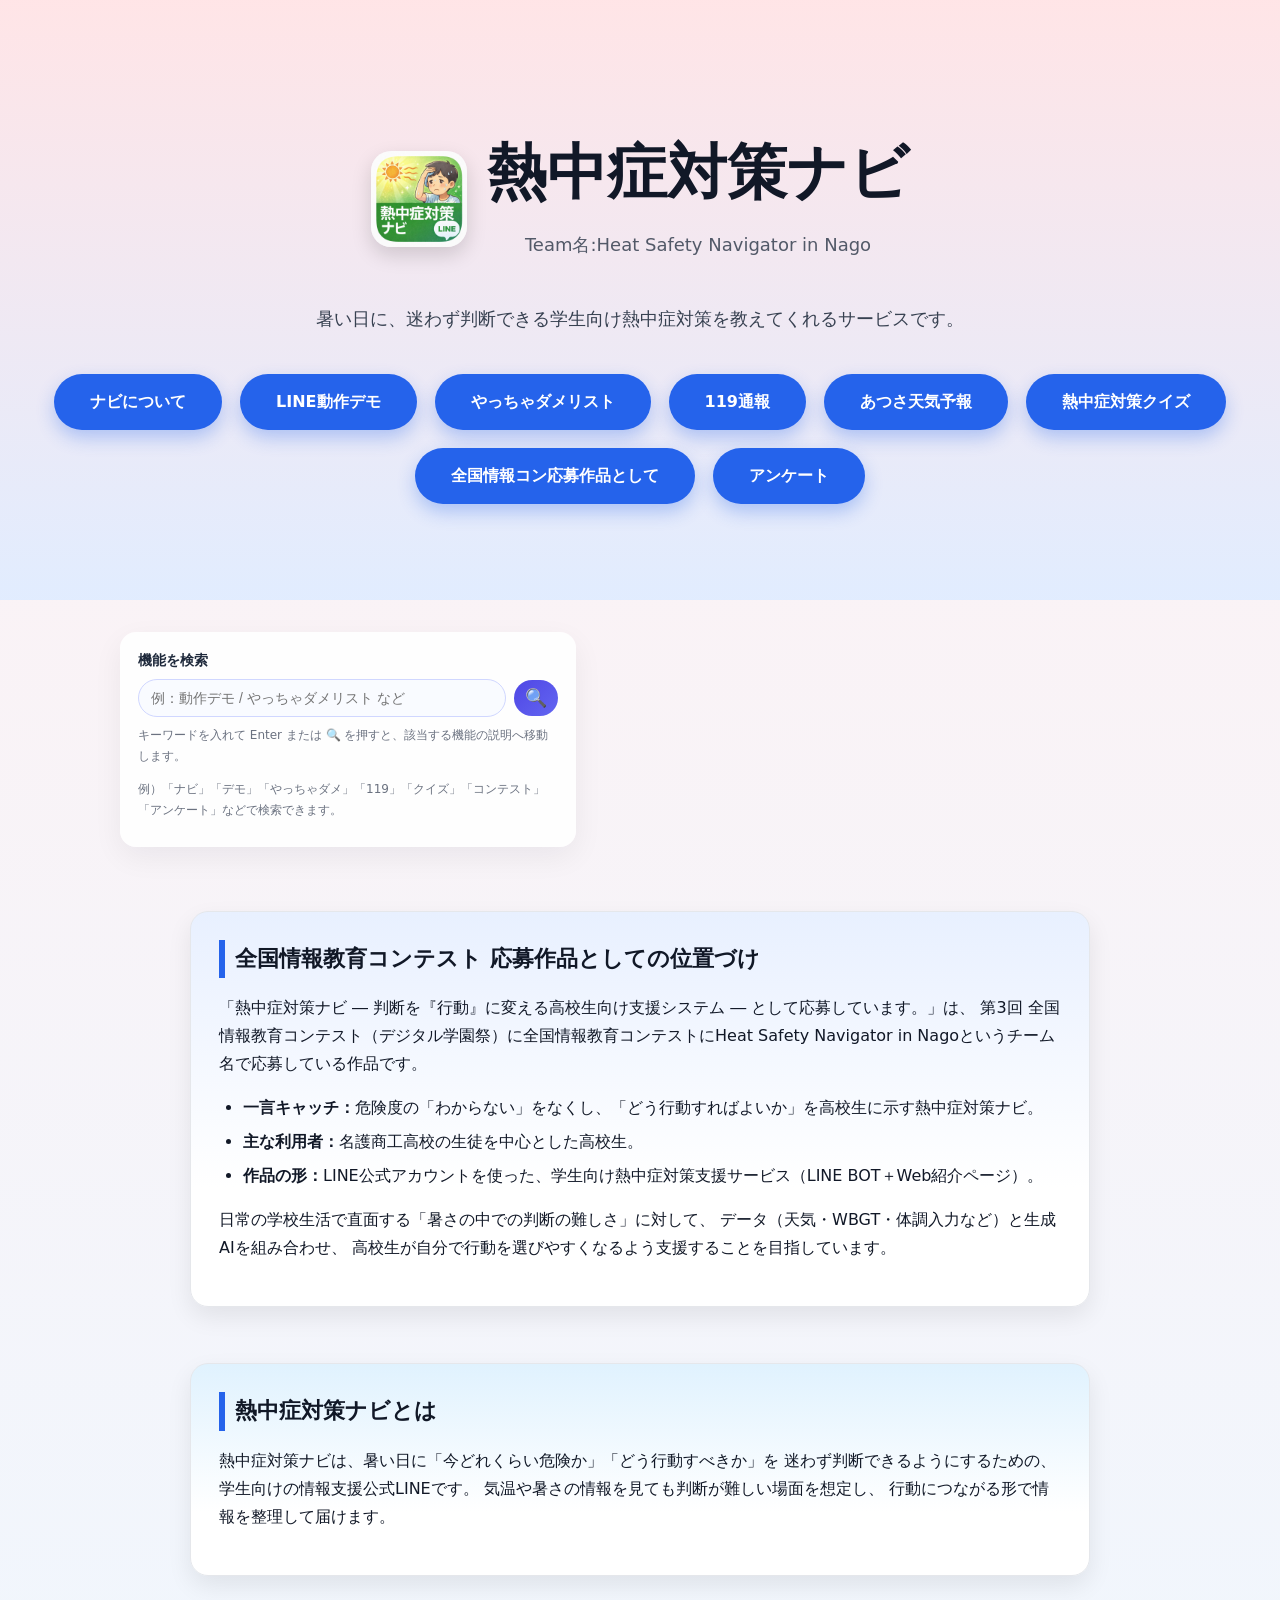
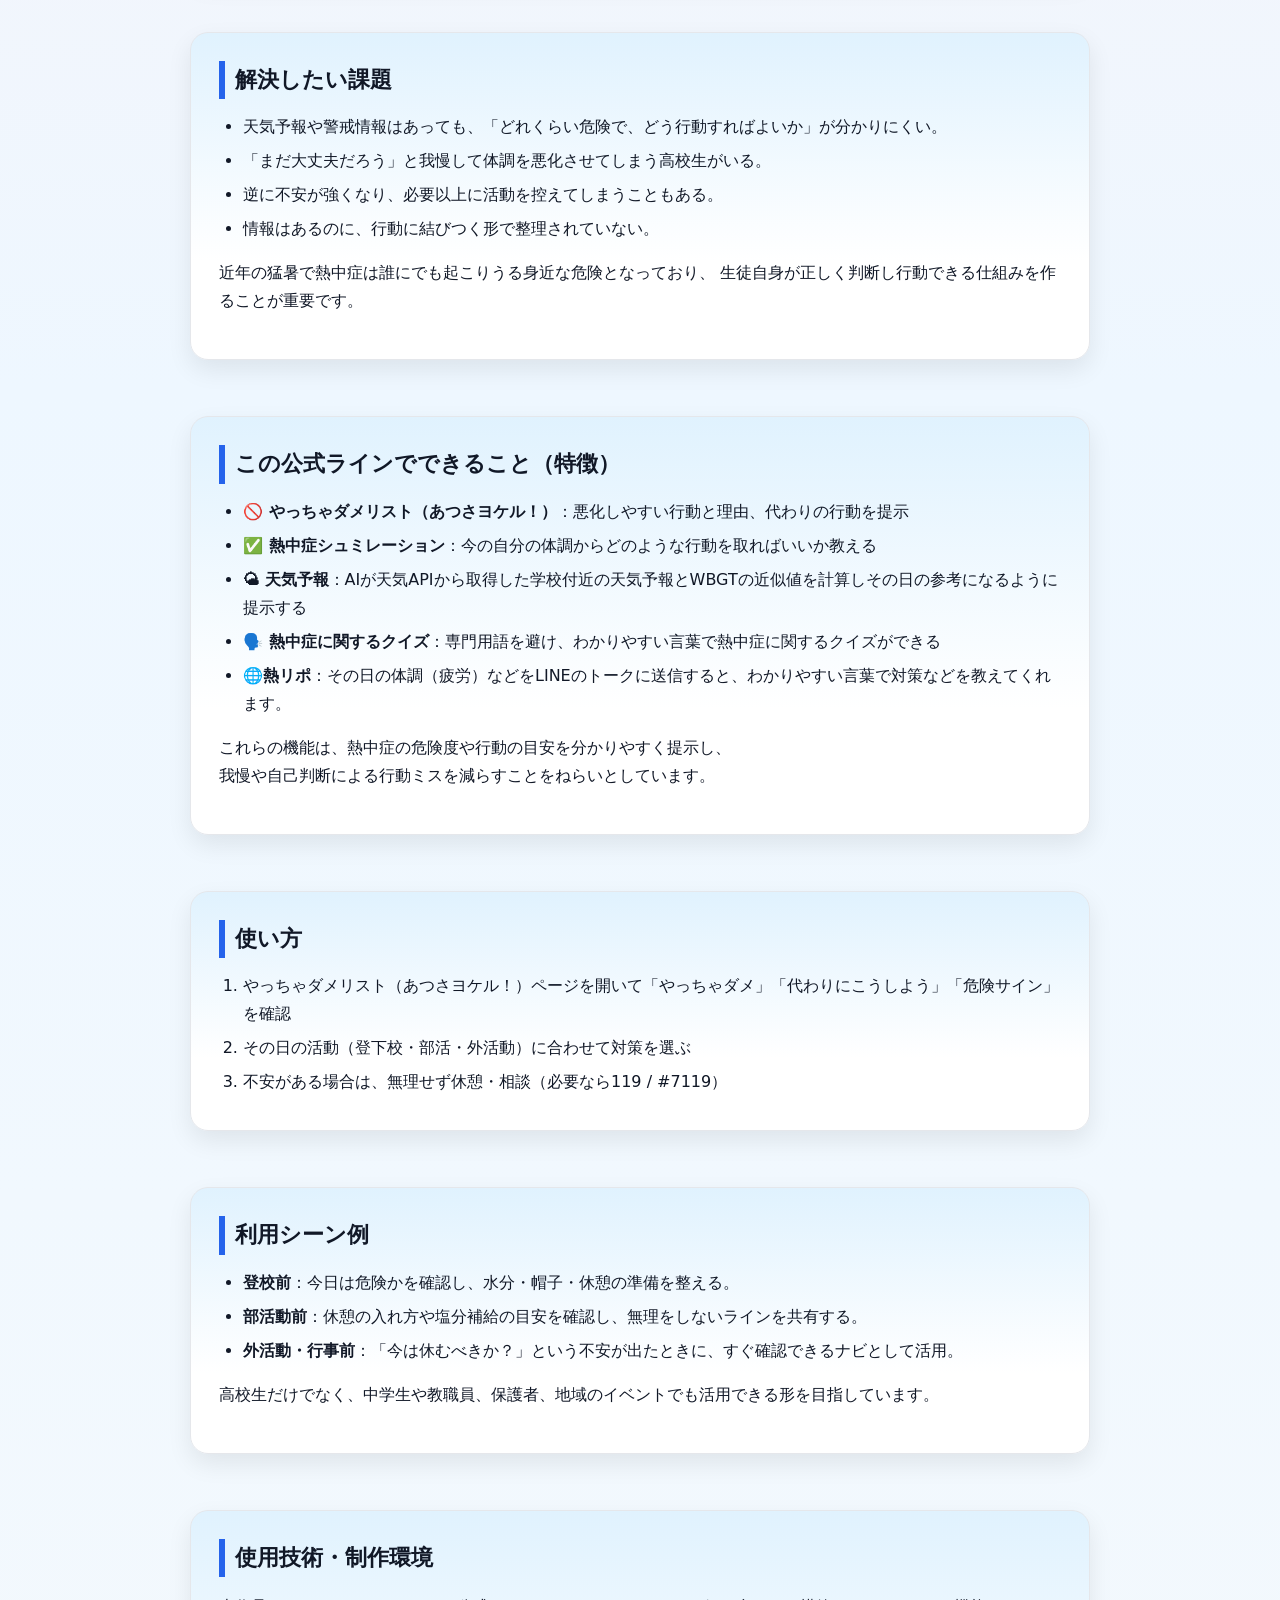
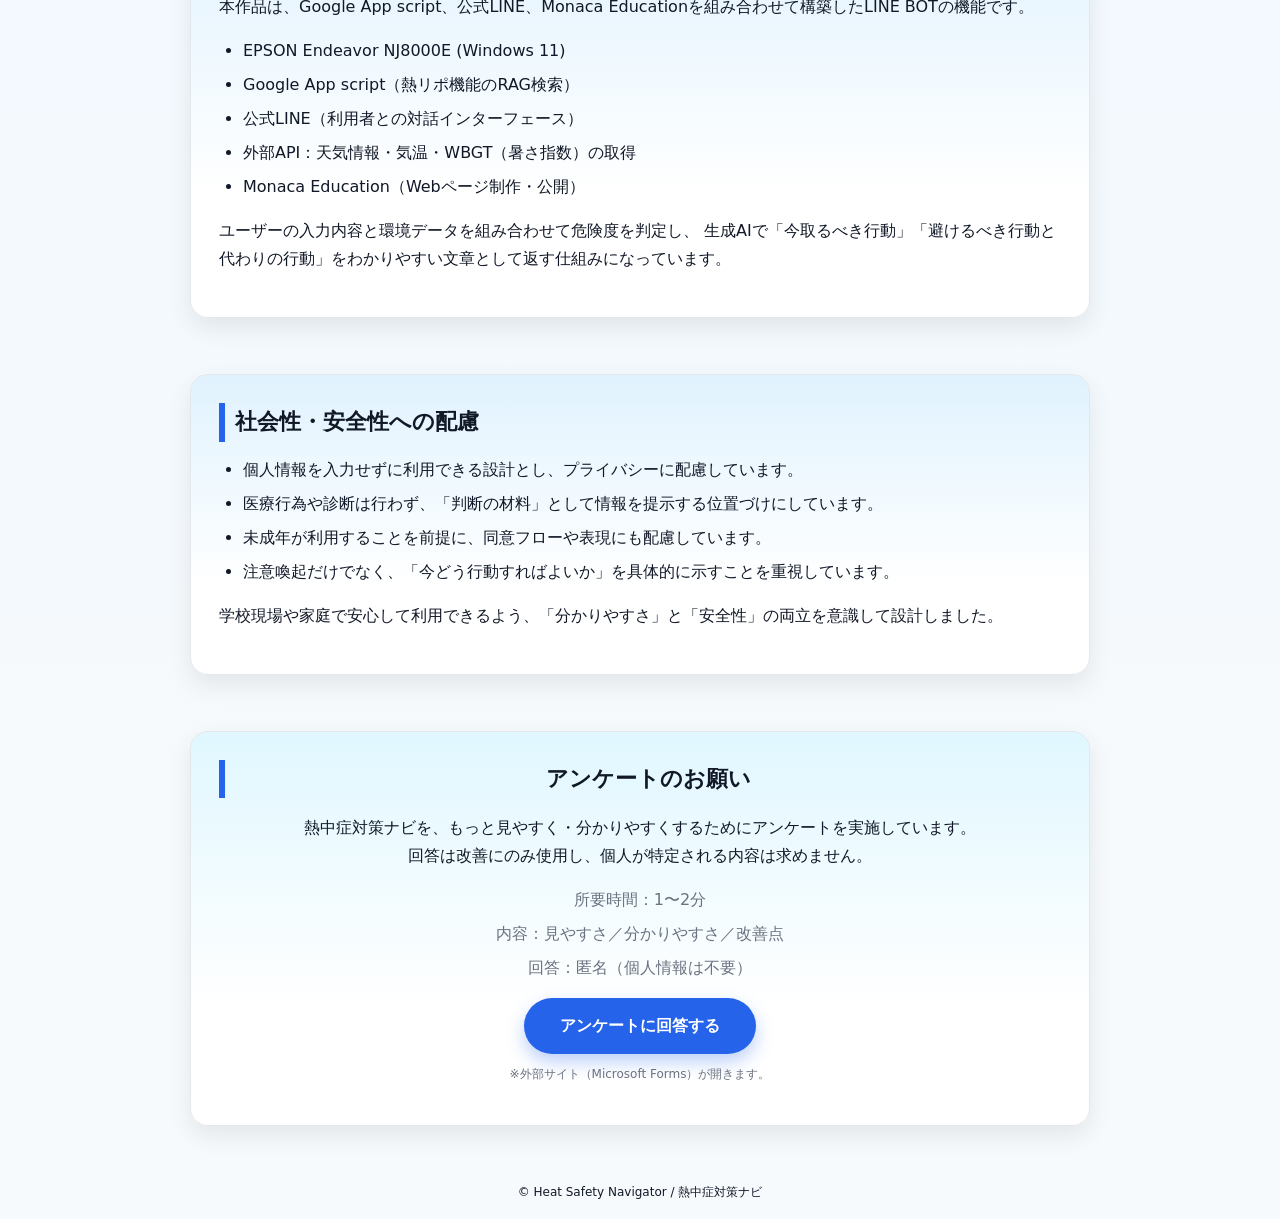
<file: index.html>
<!doctype html>
<html lang="ja">
<head>
  <meta charset="utf-8">
  <meta name="viewport" content="width=device-width, initial-scale=1">
  <title>熱中症対策ナビ</title>

  <!-- スタイル -->
  <link rel="stylesheet" href="style.css">

  <!-- ブラウザ用 favicon -->
  <link rel="icon" type="image/png" href="favicon-16.png" sizes="16x16">
  <link rel="icon" type="image/png" href="favicon-32.png" sizes="32x32">
  <link rel="icon" type="image/png" href="favicon-192.png" sizes="192x192">
  <!-- 互換用 -->
  <link rel="shortcut icon" type="image/png" href="favicon-32.png?v=1">

  <!-- iPhone ホーム追加用 -->
  <link rel="apple-touch-icon" href="apple-touch-icon-180.png" sizes="180x180">
</head>

<body>
<!-- ヒーロー -->
<header class="hero">
  <div class="title-row">
    <img
      src="taisaku.png"
      alt="熱中症対策ナビ アイコン"
      class="title-icon"
    />
    <div>
      <h1 class="main-title">熱中症対策ナビ</h1>
      <p class="main-subtitle-en">Team名:Heat Safety Navigator in Nago</p>
    </div>
  </div>

  <p class="main-subtitle">
    暑い日に、迷わず判断できる学生向け熱中症対策を教えてくれるサービスです。
  </p>

  <div class="hero-buttons" id="top-buttons">
    <a href="#overview" class="btn primary">ナビについて</a>
    <a href="demo.html" class="btn primary">LINE動作デモ</a>
    <a href="https://direct-preview-695a55d2e78885f605f99f30.monaca.education/#do"
       target="_blank"
       class="btn primary"
       rel="noopener noreferrer">
      やっちゃダメリスト
    </a>
    <a href="https://direct-preview-69686be5e788853347b4044d.monaca.education/"
       target="_blank"
       class="btn primary"
       rel="noopener noreferrer">
      119通報
    </a>
    <a href="https://direct-preview-696f30aae788859f27b4043c.monaca.education/"
       target="_blank"
       class="btn primary"
       rel="noopener noreferrer">
      あつさ天気予報
    </a>
    <a href="https://direct-preview-695fb519e78885a66275e8c2.monaca.education/"
       target="_blank"
       class="btn primary"
       rel="noopener noreferrer">
      熱中症対策クイズ
    </a>
    <a href="#contest" class="btn primary">全国情報コン応募作品として</a>
    <a href="#survey" class="btn primary">アンケート</a>
  </div>
</header>

<!-- 機能検索ボックス -->
<section class="feature-search-area">
  <div class="feature-search-inner">
    <label for="featureSearchInput" class="feature-search-label">
      機能を検索
    </label>
    <div class="feature-search-box">
      <input
        type="text"
        id="featureSearchInput"
        class="feature-search-input"
        placeholder="例：動作デモ / やっちゃダメリスト など"
      />
      <button type="button" id="featureSearchButton" class="feature-search-button">
        🔍
      </button>
    </div>
    <p class="feature-search-hint">
      キーワードを入れて Enter または 🔍 を押すと、該当する機能の説明へ移動します。
    </p>
    <p class="feature-search-message" id="featureSearchMessage"></p>
  </div>
</section>


  <!-- 全国情報コン向け紹介ブロック（追加①：上部） -->
  <section id="contest" class="section">
    <div class="card">
      <h2>全国情報教育コンテスト 応募作品としての位置づけ</h2>
      <p>
        「熱中症対策ナビ ― 判断を『行動』に変える高校生向け支援システム ―
        として応募しています。」は、
        第3回 全国情報教育コンテスト（デジタル学園祭）に全国情報教育コンテストにHeat Safety Navigator in Nagoというチーム名で応募している作品です。
      </p>
      <ul>
        <li><strong>一言キャッチ：</strong>危険度の「わからない」をなくし、「どう行動すればよいか」を高校生に示す熱中症対策ナビ。</li>
        <li><strong>主な利用者：</strong>名護商工高校の生徒を中心とした高校生。</li>
        <li><strong>作品の形：</strong>LINE公式アカウントを使った、学生向け熱中症対策支援サービス（LINE BOT＋Web紹介ページ）。</li>
      </ul>
      <p>
        日常の学校生活で直面する「暑さの中での判断の難しさ」に対して、
        データ（天気・WBGT・体調入力など）と生成AIを組み合わせ、
        高校生が自分で行動を選びやすくなるよう支援することを目指しています。
      </p>
    </div>
  </section>

  <!-- 概要 -->
  <section id="scenes" class="section">
    <div class="card">
      <h2>熱中症対策ナビとは</h2>
      <p>
        熱中症対策ナビは、暑い日に「今どれくらい危険か」「どう行動すべきか」を
        迷わず判断できるようにするための、学生向けの情報支援公式LINEです。
        気温や暑さの情報を見ても判断が難しい場面を想定し、
        行動につながる形で情報を整理して届けます。
      </p>
    </div>
  </section>

  <!-- 解決したい課題 -->
  <section id="scenes" class="section">
    <div class="card">
      <h2>解決したい課題</h2>
      <ul>
        <li>天気予報や警戒情報はあっても、「どれくらい危険で、どう行動すればよいか」が分かりにくい。</li>
        <li>「まだ大丈夫だろう」と我慢して体調を悪化させてしまう高校生がいる。</li>
        <li>逆に不安が強くなり、必要以上に活動を控えてしまうこともある。</li>
        <li>情報はあるのに、行動に結びつく形で整理されていない。</li>
      </ul>
      <p>
        近年の猛暑で熱中症は誰にでも起こりうる身近な危険となっており、
        生徒自身が正しく判断し行動できる仕組みを作ることが重要です。
      </p>
    </div>
  </section>

  <!-- できること -->
  <section id="scenes" class="section">
    <div class="card">
      <h2>この公式ラインでできること（特徴）</h2>
      <ul>
        <li><strong>🚫 やっちゃダメリスト（あつさヨケル！）</strong>：悪化しやすい行動と理由、代わりの行動を提示</li>
        <li><strong>✅ 熱中症シュミレーション</strong>：今の自分の体調からどのような行動を取ればいいか教える</li>
        <li><strong>🌤 天気予報</strong>：AIが天気APIから取得した学校付近の天気予報とWBGTの近似値を計算しその日の参考になるように提示する</li>
        <li><strong>🗣️ 熱中症に関するクイズ</strong>：専門用語を避け、わかりやすい言葉で熱中症に関するクイズができる</li>
        <li><strong>🌐熱リポ</strong>：その日の体調（疲労）などをLINEのトークに送信すると、わかりやすい言葉で対策などを教えてくれます。</li>
      </ul>
      <p>
        これらの機能は、熱中症の危険度や行動の目安を分かりやすく提示し、<br>
        我慢や自己判断による行動ミスを減らすことをねらいとしています。
      </p>
    </div>
  </section>

  <!-- 使い方 -->
  <section id="scenes" class="section">
    <div class="card">
      <h2>使い方</h2>
      <ol>
        <li>やっちゃダメリスト（あつさヨケル！）ページを開いて「やっちゃダメ」「代わりにこうしよう」「危険サイン」を確認</li>
        <li>その日の活動（登下校・部活・外活動）に合わせて対策を選ぶ</li>
        <li>不安がある場合は、無理せず休憩・相談（必要なら119 / #7119）</li>
      </ol>
    </div>
  </section>

  <!-- 利用シーン -->
  <section id="scenes" class="section">
    <div class="card">
      <h2>利用シーン例</h2>
      <ul>
        <li><strong>登校前</strong>：今日は危険かを確認し、水分・帽子・休憩の準備を整える。</li>
        <li><strong>部活動前</strong>：休憩の入れ方や塩分補給の目安を確認し、無理をしないラインを共有する。</li>
        <li><strong>外活動・行事前</strong>：「今は休むべきか？」という不安が出たときに、すぐ確認できるナビとして活用。</li>
      </ul>
      <p>
        高校生だけでなく、中学生や教職員、保護者、地域のイベントでも活用できる形を目指しています。
      </p>
    </div>
  </section>

  <!-- 使用技術・制作環境 -->
  <section id="scenes" class="section">
    <div class="card">
      <h2>使用技術・制作環境</h2>
      <p>
        本作品は、Google App script、公式LINE、Monaca Educationを組み合わせて構築したLINE BOTの機能です。
      </p>
      <ul>
        <li>EPSON Endeavor NJ8000E (Windows 11)</li>
        <li>Google App script（熱リポ機能のRAG検索）</li>
        <li>公式LINE（利用者との対話インターフェース）</li>
        <li>外部API：天気情報・気温・WBGT（暑さ指数）の取得</li>
        <li>Monaca Education（Webページ制作・公開）</li>
      </ul>
      <p>
        ユーザーの入力内容と環境データを組み合わせて危険度を判定し、
        生成AIで「今取るべき行動」「避けるべき行動と代わりの行動」をわかりやすい文章として返す仕組みになっています。
      </p>
    </div>
  </section>

  <!-- 社会性・安全性への配慮 -->
  <section id="scenes" class="section">
    <div class="card">
      <h2>社会性・安全性への配慮</h2>
      <ul>
        <li>個人情報を入力せずに利用できる設計とし、プライバシーに配慮しています。</li>
        <li>医療行為や診断は行わず、「判断の材料」として情報を提示する位置づけにしています。</li>
        <li>未成年が利用することを前提に、同意フローや表現にも配慮しています。</li>
        <li>注意喚起だけでなく、「今どう行動すればよいか」を具体的に示すことを重視しています。</li>
      </ul>
      <p>
        学校現場や家庭で安心して利用できるよう、「分かりやすさ」と「安全性」の両立を意識して設計しました。
      </p>
    </div>
  </section>

  <!-- アンケート導線 -->
  <section id="survey" class="section">
    <div class="card">
      <h2>アンケートのお願い</h2>
      <p>
        熱中症対策ナビを、もっと見やすく・分かりやすくするためにアンケートを実施しています。
        <br>回答は改善にのみ使用し、個人が特定される内容は求めません。
      </p>

      <ul class="survey-points">
        <li>所要時間：1〜2分</li>
        <li>内容：見やすさ／分かりやすさ／改善点</li>
        <li>回答：匿名（個人情報は不要）</li>
      </ul>

      <a class="btn primary" href="https://forms.office.com/Pages/ResponsePage.aspx?id=IpygVJPVSkS1vBluMOSdTMYwzH4h0R1IqJm0OlLncIxUMk9MVDJCRFNPUlJGTkQ5RFRLMVVPV080VS4u" target="_blank" rel="noopener">
        アンケートに回答する
      </a>

      <p class="small-note">※外部サイト（Microsoft Forms）が開きます。</p>
    </div>
  </section>
<script>
  document.addEventListener("DOMContentLoaded", function () {
    // 検索対象の機能リスト
    const FEATURES = [
      {
        label: "ナビについて",
        keywords: ["ナビ", "概要", "説明", "about"],
        type: "section",
        targetId: "overview"
      },
      {
        label: "LINE動作デモ",
        keywords: ["動作デモ", "デモ", "line", "ライン"],
        type: "url",
        url: "demo.html"
      },
      {
        label: "やっちゃダメリスト",
        keywords: ["やっちゃダメ", "やっちゃダメリスト", "注意", "リスト", "do", "ダメリスト"],
        type: "url",
        url: "https://direct-preview-695a55d2e78885f605f99f30.monaca.education/#do"
      },
      {
        label: "119通報",
        keywords: ["119", "通報", "緊急", "救急", "119通報"],
        type: "url",
        url: "https://direct-preview-69686be5e788853347b4044d.monaca.education/"
      },
      {
        label: "熱中症対策クイズ",
        keywords: ["クイズ", "熱中症クイズ", "対策クイズ", "quiz"],
        type: "url",
        url: "https://direct-preview-695fb519e78885a66275e8c2.monaca.education/"
      },
      {
        label: "全国情報コン応募作品として",
        keywords: ["応募作品", "コンテスト", "全国情報コン"],
        type: "section",
        targetId: "contest"
      },
      {
        label: "アンケート",
        keywords: ["アンケート", "survey", "意見"],
        type: "url",
        url: "https://forms.office.com/Pages/ResponsePage.aspx?id=IpygVJPVSkS1vBluMOSdTMYwzH4h0R1IqJm0OlLncIxUMk9MVDJCRFNPUlJGTkQ5RFRLMVVPV080VS4u"
      },
        {
         label: "天気予報",
        keywords: ["天気予報", "天気", "あつさ天気予報"],
        type: "url",
        url: "https://direct-preview-696f30aae788859f27b4043c.monaca.education/"
      }
    ];

    // DOM 取得
    const searchInput  = document.getElementById("featureSearchInput");
    const searchButton = document.getElementById("featureSearchButton");
    const messageEl    = document.getElementById("featureSearchMessage");

    if (!searchInput || !searchButton || !messageEl) {
      // 要素が見つからない場合は何もしない
      return;
    }

    // 全角スペース除去など、ゆるく正規化
    function normalize(str) {
      return (str || "")
        .replace(/\s+/g, "")          // 半角スペース削除
        .replace(/\u3000/g, "")       // 全角スペース削除
        .toLowerCase();
    }

    function searchFeature() {
      const raw = searchInput.value;
      const q = normalize(raw);

      messageEl.textContent = "";
      messageEl.style.color = "#ef4444";

      if (!q) {
        messageEl.textContent = "キーワードを入力してください。";
        return;
      }

      // マッチ判定
      const hit = FEATURES.find((f) => {
        const labelN = normalize(f.label);
        if (labelN.includes(q) || q.includes(labelN)) return true;

        return f.keywords.some((k) => {
          const kn = normalize(k);
          return kn && (kn.includes(q) || q.includes(kn));
        });
      });

      if (!hit) {
        messageEl.textContent = "該当する機能が見つかりませんでした。";
        return;
      }

      // URL タイプ → 新しいタブで開く
      if (hit.type === "url" && hit.url) {
        window.open(hit.url, "_blank", "noopener");
        messageEl.textContent = `「${hit.label}」を新しいタブで開きました。`;
        messageEl.style.color = "#16a34a";
        return;
      }

      // セクションタイプ → スクロール
      if (hit.type === "section" && hit.targetId) {
        const target = document.getElementById(hit.targetId);
        if (!target) {
          messageEl.textContent =
            `「${hit.label}」の表示場所が見つかりませんでした（id="${hit.targetId}" を確認してください）。`;
          return;
        }
        target.scrollIntoView({ behavior: "smooth", block: "start" });
        messageEl.textContent = `「${hit.label}」へ移動しました。`;
        messageEl.style.color = "#16a34a";
        return;
      }

      // どれにも当てはまらない保険
      messageEl.textContent = "リンクの設定に問題があります。";
    }

    // 🔍ボタンクリック
    searchButton.addEventListener("click", searchFeature);

    // Enterキーでも検索
    searchInput.addEventListener("keydown", (e) => {
      if (e.key === "Enter") {
        searchFeature();
      }
    });

    // 初期ヒント（使えるキーワード表示）
    messageEl.textContent =
      "例）「ナビ」「デモ」「やっちゃダメ」「119」「クイズ」「コンテスト」「アンケート」などで検索できます。";
    messageEl.style.color = "#6b7280";
  });
</script>
 
</body>
<footer class="footer">
    <p>© Heat Safety Navigator / 熱中症対策ナビ</p>
  </footer>
</html>
</file>
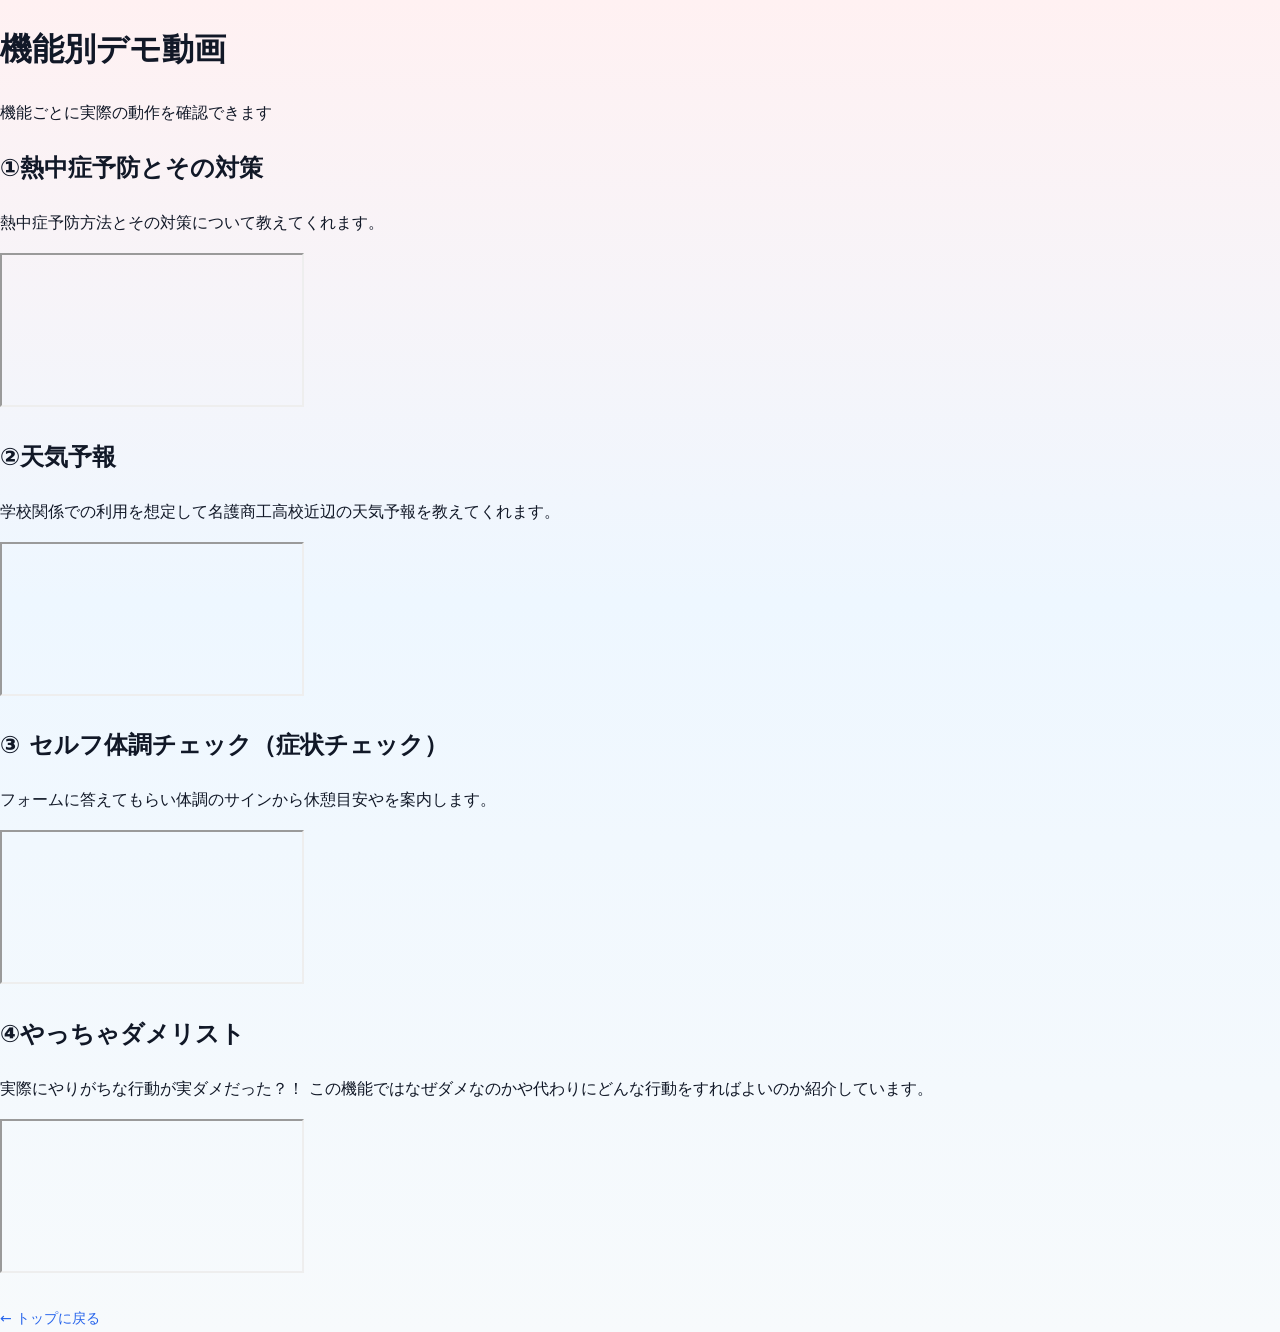
<file: demo.html>
<!doctype html>
<html lang="ja">
<head>
  <meta charset="utf-8">
  <meta name="viewport" content="width=device-width, initial-scale=1">
  <title>機能別デモ動画｜熱中症対策ナビ</title>
  <link rel="stylesheet" href="style.css">
</head>

<body>
  <main class="container">
    <header class="page-head">
      <h1 class="page-title">機能別デモ動画</h1>
      <p class="page-sub">機能ごとに実際の動作を確認できます</p>
    </header>

    <section class="panel">
      <h2>①熱中症予防とその対策</h2>
      <p class="mini">熱中症予防方法とその対策について教えてくれます。</p>
    <div class="video-wrap">
      <iframe
        src="https://drive.google.com/file/d/1TJ181ILF1XQOkpSKqGwIOmy4w9xfAvNWaf2NtcsW7Q8/preview"
        allow="autoplay; fullscreen"
        allowfullscreen>
      </iframe>
</div>


    <section class="panel">
      <h2>②天気予報</h2>
      <p class="mini">学校関係での利用を想定して名護商工高校近辺の天気予報を教えてくれます。</p>
        <div class="video-wrap">
   <div class="video-wrap">
      <iframe
        src="https://drive.google.com/file/d/1s_bsJGQjCAHZsi1WLzY4AAqelJyo2hsLImE1XnWrDQ0/preview"
        allow="autoplay; fullscreen"
        allowfullscreen>
      </iframe>
    </div>    
    </section>

    <section class="panel">
      <h2>③ セルフ体調チェック（症状チェック）</h2>
      <p class="mini">フォームに答えてもらい体調のサインから休憩目安やを案内します。</p>
      <div class="video-wrap">
    <iframe
      src="https://drive.google.com/file/d/1-yn_6yy5li7EVg6aDXFiktKMfoBF6Uw2wKUSMeITxz8/preview"
      allow="autoplay; fullscreen"
      allowfullscreen>
    </iframe>
      </div>
    </section>

    <section class="panel">
      <h2>④やっちゃダメリスト</h2>
      <p class="mini">実際にやりがちな行動が実ダメだった？！
          この機能ではなぜダメなのかや代わりにどんな行動をすればよいのか紹介しています。
      </p>
      <div class="video-wrap">
    <iframe
      src="https://drive.google.com/file/d/12c3OAWQTpn5hxA4zJRp2qzoUN-bm9-i_CvsdhGZtOYY/preview"
      allow="autoplay; fullscreen"
      allowfullscreen>
    </iframe>
      </div>
    </section>
<a class="back-link" href="index.html">← トップに戻る</a>
  </main>
</body>
</html>
</file>
<file: style.css>
/* =====================================================
   ベース設定
===================================================== */
:root{
  --bg-main:#f7fafc;
  --bg-heat:#fff1f2;
  --bg-cool:#eef7ff;

  --text-main:#111827;
  --text-sub:#6b7280;

  --primary:#2563eb;
  --primary-soft:#e0ecff;

  --danger:#dc2626;
  --danger-soft:#ffe4e6;

  --border:#e5e7eb;
  --radius:18px;
  --shadow:0 10px 24px rgba(0,0,0,.08);
}

html{
  scroll-behavior:smooth;
}

body{
  margin:0;
  font-family:system-ui,-apple-system,"Segoe UI",sans-serif;
  color:var(--text-main);
  background:
    linear-gradient(
      180deg,
      var(--bg-heat) 0%,
      var(--bg-cool) 45%,
      var(--bg-main) 100%
    );
  line-height:1.75;
}

/* =====================================================
   コンテナ
===================================================== */
.section{
  max-width:900px;
  margin:56px auto;
  padding:0 16px;
}

/* =====================================================
   ヒーロー
===================================================== */
.hero{
  text-align:center;
  padding:120px 16px 96px;
  background:
    linear-gradient(
      180deg,
      rgba(255,228,230,.95),
      rgba(224,236,255,.95)
    );
}

.title-row{
  display:flex;
  align-items:center;
  justify-content:center;
  gap:20px;
  margin-bottom:16px;
}

.title-icon{
  width:96px;
  height:96px;
  border-radius:20px;
  box-shadow:0 8px 20px rgba(0,0,0,.15);
  object-fit:cover;
}

.main-title{
  font-size:clamp(38px,6vw,60px);
  font-weight:900;
  margin:0;
  color:#111827;
}

.main-subtitle-en{
  margin-top:4px;
  font-size:clamp(14px,2.8vw,18px);
  font-weight:500;
  color:#374151;
  opacity:.85;
}

.main-subtitle{
  max-width:700px;
  margin:24px auto 0;
  font-size:18px;
  color:#374151;
}

/* =====================================================
   ヒーローボタン
===================================================== */
.hero-buttons{
  display:flex;
  justify-content:center;
  flex-wrap:wrap;
  gap:18px;
  margin-top:40px;
}

.btn{
  display:inline-block;
  padding:14px 36px;
  font-size:16px;
  font-weight:700;
  text-decoration:none;
  border-radius:999px;
  transition:.2s ease;
  cursor:pointer;
}

.btn.primary{
  background:var(--primary);
  color:#fff;
  box-shadow:0 8px 18px rgba(37,99,235,.3);
}

.btn.primary:hover{
  transform:translateY(-2px);
  box-shadow:0 12px 24px rgba(37,99,235,.45);
}

.btn.secondary{
  background:#fff;
  border:2px solid var(--primary);
  color:var(--primary);
}

.btn.secondary:hover{
  background:var(--primary-soft);
}

.btn.outline{
  background:#fff;
  border:2px solid #3b82f6;
  color:#2563eb;
}

.btn.outline:hover{
  background:#eff6ff;
}

/* =====================================================
   カード
===================================================== */
.card{
  background:#fff;
  border-radius:var(--radius);
  padding:28px;
  margin:20px 0;
  box-shadow:var(--shadow);
  border:1px solid var(--border);
}

.card h2{
  margin:0 0 14px;
  font-size:22px;
  font-weight:700;
  border-left:6px solid var(--primary);
  padding-left:10px;
}

/* =====================================================
   リストスタイル
===================================================== */
ul, ol{
  margin:0;
  padding-left:24px;
}

li{
  margin:6px 0;
}

/* =====================================================
   情報コン特化カード（PDF要素と対応）
===================================================== */
#contest .card{
  background:
    linear-gradient(180deg,#e8f0ff,#ffffff 70%);
}

/* =====================================================
   利用シーン系
===================================================== */
#scenes .card{
  background:
    linear-gradient(180deg,#e0f2fe,#ffffff 70%);
}

/* =====================================================
   技術
===================================================== */
#tech .card{
  background:#f9fafb;
}

/* =====================================================
   安全性
===================================================== */
#safety .card{
  background:
    linear-gradient(180deg,#ffe8e8,#ffffff 65%);
}

/* =====================================================
   アンケート
===================================================== */
#survey .card{
  background:
    linear-gradient(180deg,#e0f7ff,#ffffff 70%);
  text-align:center;
}

.survey-points{
  list-style:none;
  padding:0;
  margin:16px 0;
  color:var(--text-sub);
}

.small-note{
  margin-top:10px;
  font-size:12px;
  color:var(--text-sub);
}

/* =====================================================
   戻りリンク
===================================================== */
.back-link{
  margin-top:24px;
  display:inline-block;
  color:var(--primary);
  font-size:14px;
  text-decoration:none;
}

.back-link:hover{
  text-decoration:underline;
}

/* =====================================================
   モバイル最適化
===================================================== */
@media (max-width:600px){
  .title-row{
    flex-direction:column;
    gap:12px;
  }

  .title-icon{
    width:90px;
    height:90px;
  }

  .card{
    padding:22px;
  }

  .btn{
    font-size:15px;
  }
}
/* ===== 機能検索ボックス ===== */

.feature-search-area {
  padding: 24px 16px 8px;
}

.feature-search-inner {
  max-width: 420px;
  background: rgba(255, 255, 255, 0.9);
  border-radius: 16px;
  box-shadow: 0 10px 30px rgba(15, 23, 42, 0.06);
  padding: 16px 18px 14px;
}

/* ラベル */
.feature-search-label {
  display: block;
  font-size: 14px;
  font-weight: 600;
  color: #1e293b;
  margin-bottom: 6px;
}

/* 入力＋ボタンの枠 */
.feature-search-box {
  display: flex;
  align-items: center;
  gap: 8px;
}

/* 入力欄 */
.feature-search-input {
  flex: 1;
  padding: 10px 12px;
  border-radius: 999px;
  border: 1px solid #d0d7ff;
  font-size: 14px;
  outline: none;
  background-color: #f9fbff;
}

.feature-search-input:focus {
  border-color: #4f46e5;
  box-shadow: 0 0 0 2px rgba(79, 70, 229, 0.15);
}

/* 検索ボタン */
.feature-search-button {
  min-width: 44px;
  height: 36px;
  border-radius: 999px;
  border: none;
  cursor: pointer;
  font-size: 18px;
  background: linear-gradient(135deg, #4f46e5, #6366f1);
  color: #ffffff;
  display: flex;
  align-items: center;
  justify-content: center;
}

/* ヒント & メッセージ */
.feature-search-hint {
  margin-top: 8px;
  font-size: 12px;
  color: #6b7280;
}

.feature-search-message {
  margin-top: 4px;
  font-size: 12px;
  min-height: 16px;
  color: #ef4444; /* エラー時のメッセージ色 */
}

/* --- レイアウト：PC/SP 切り替え --- */

/* PC（幅 900px 以上）は左寄せ＋少し余白を大きく */
@media (min-width: 900px) {
  .feature-search-area {
    padding-left: 80px;
    padding-right: 80px;
    padding-top: 32px;
  }

  .feature-search-inner {
    margin-left: 40px;  /* 左側に寄せたい場合は調整 */
  }
}

/* SP（幅 768px 以下）は横幅いっぱい */
@media (max-width: 768px) {
  .feature-search-area {
    padding: 16px 12px 4px;
  }

  .feature-search-inner {
    max-width: 100%;
    padding: 14px 14px 10px;
  }

  .feature-search-input {
    font-size: 13px;
  }
}

/* フッター */
.footer {
  margin: 24px 0 16px;
  text-align: center;
  font-size: 12px;
  color: var(--muted);
}
</file>
